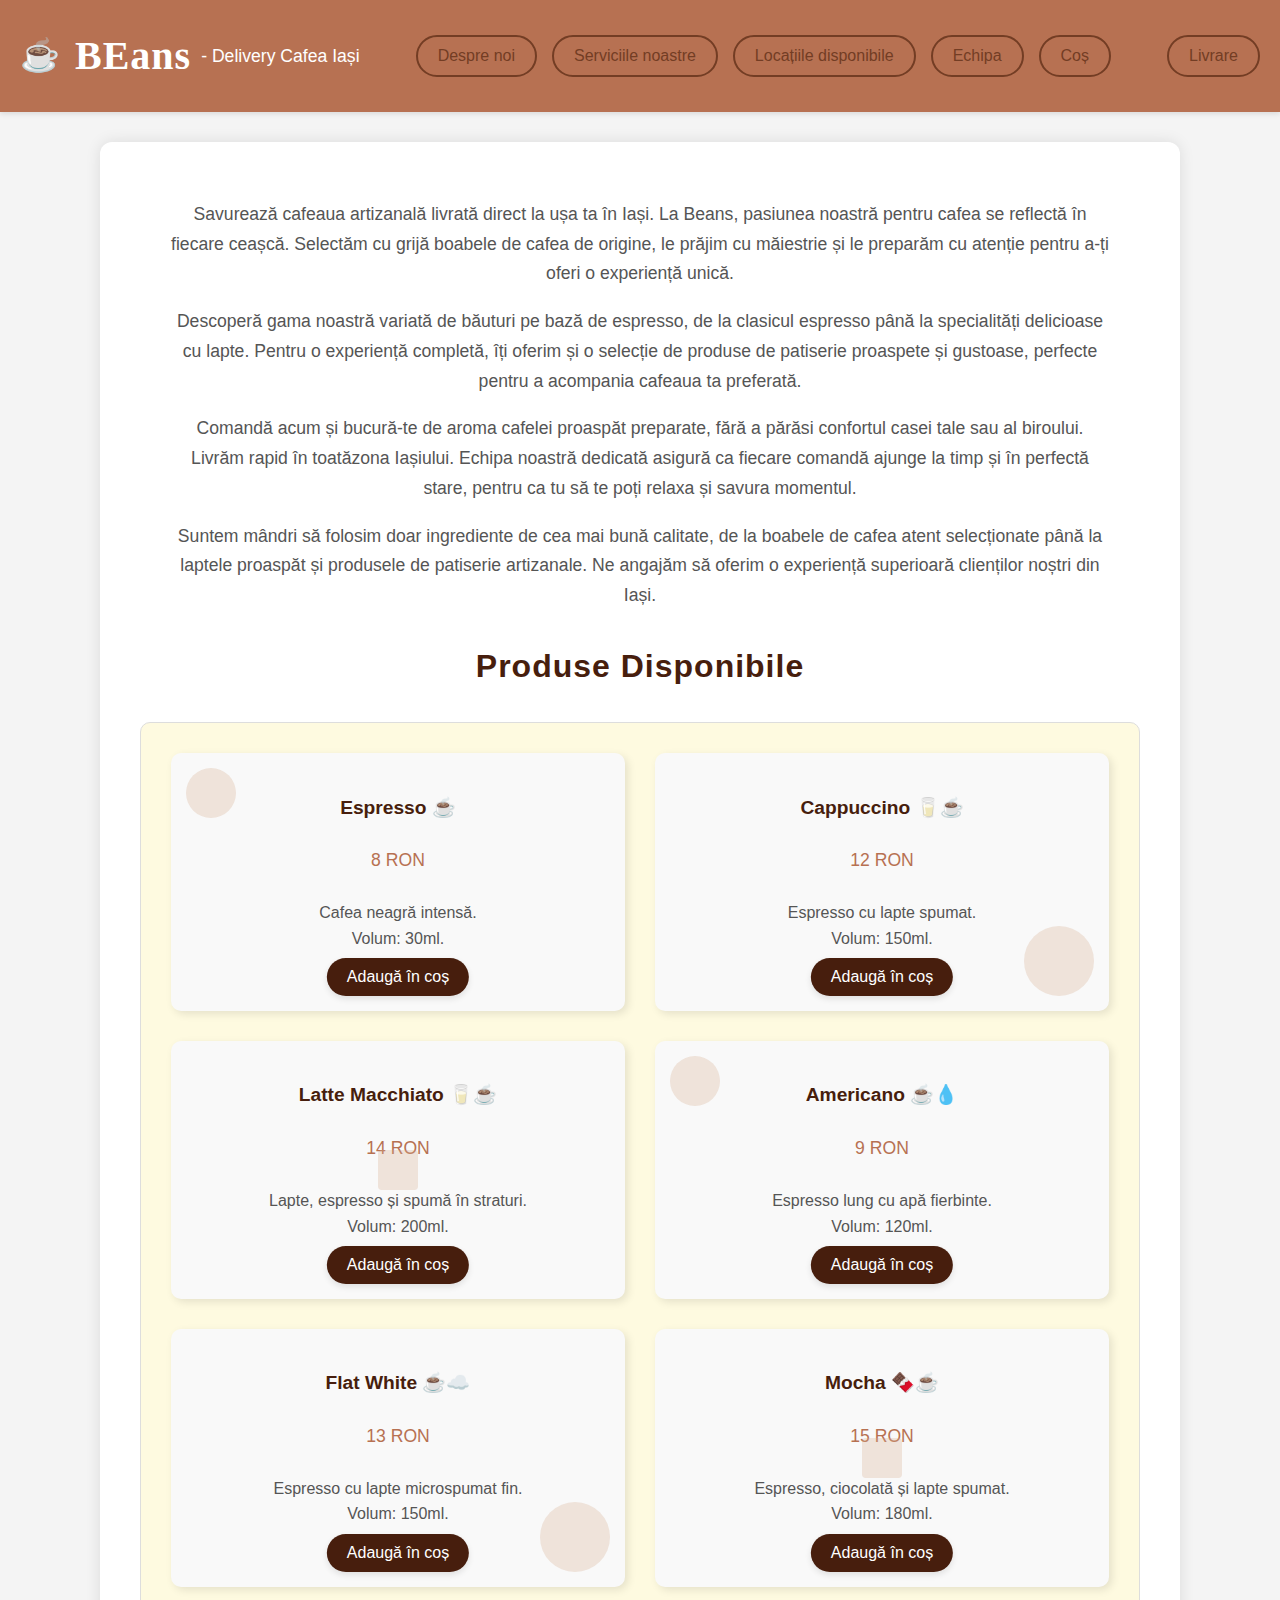
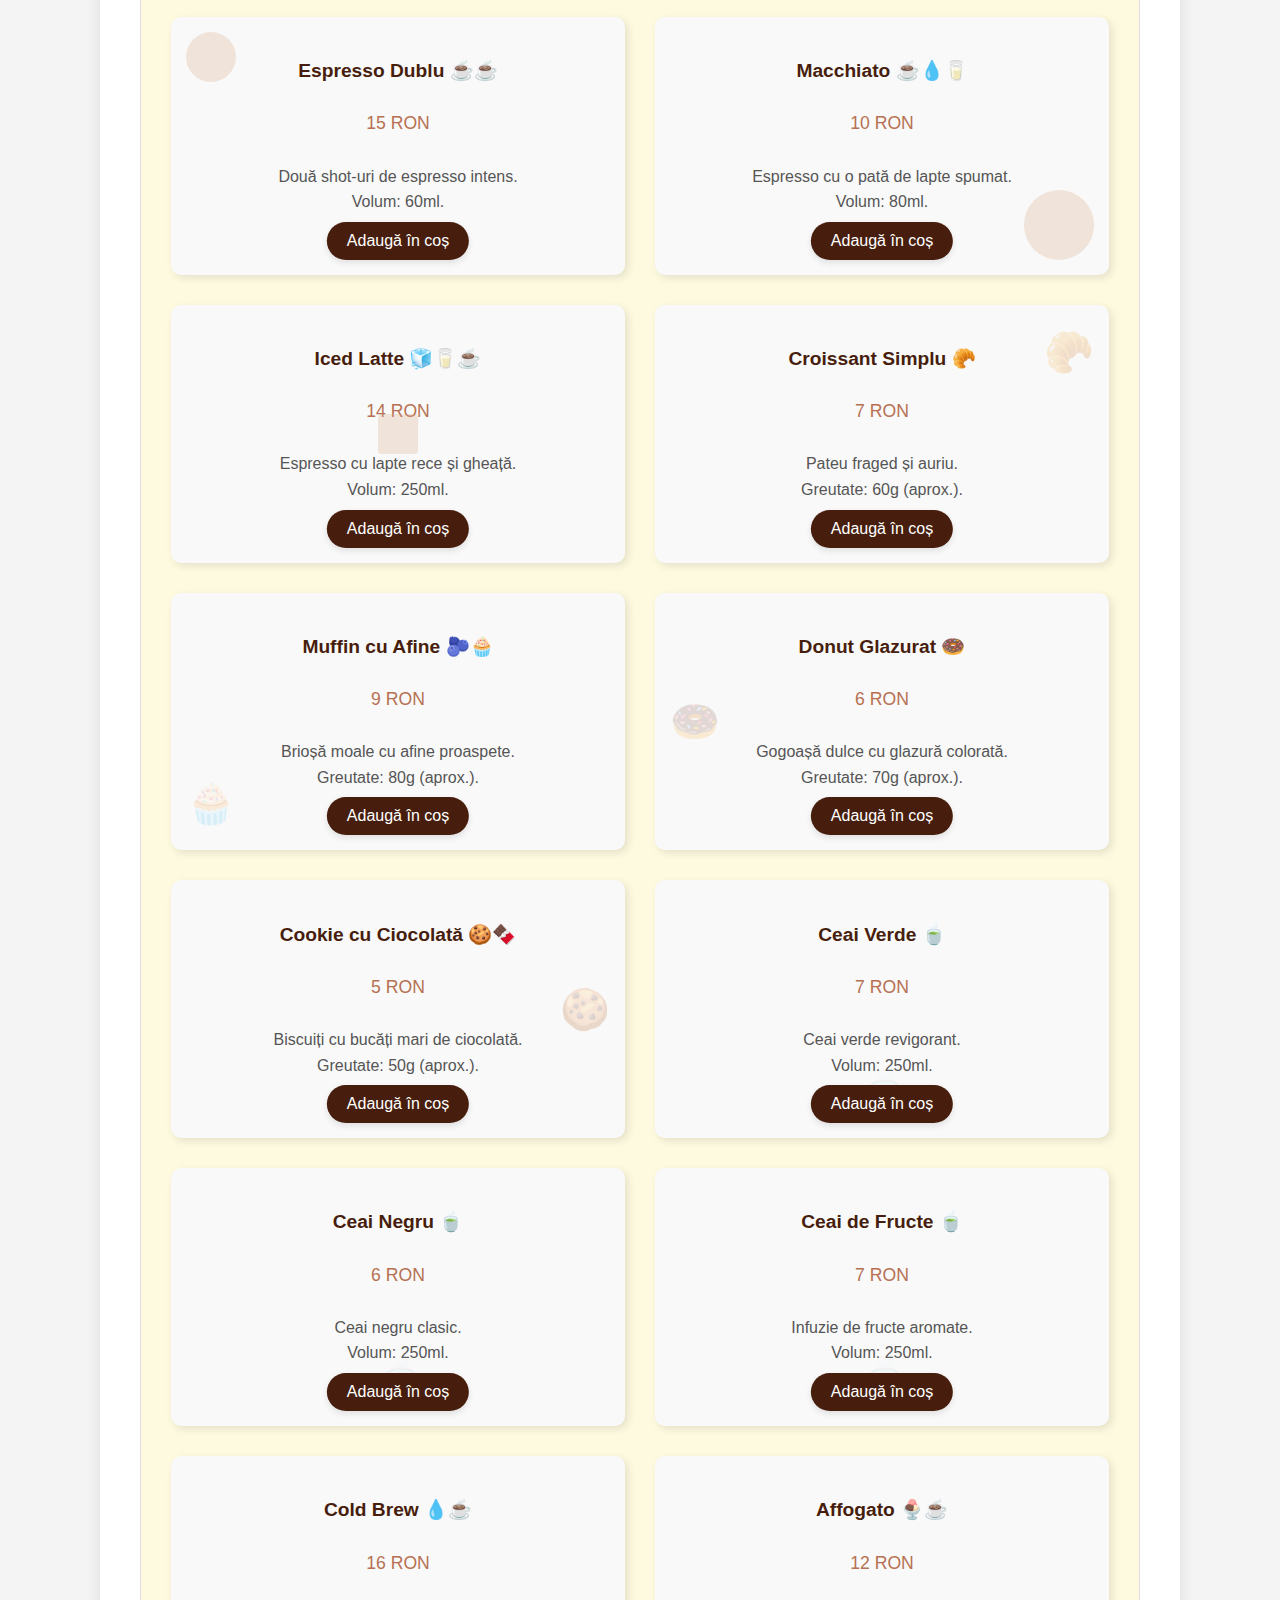
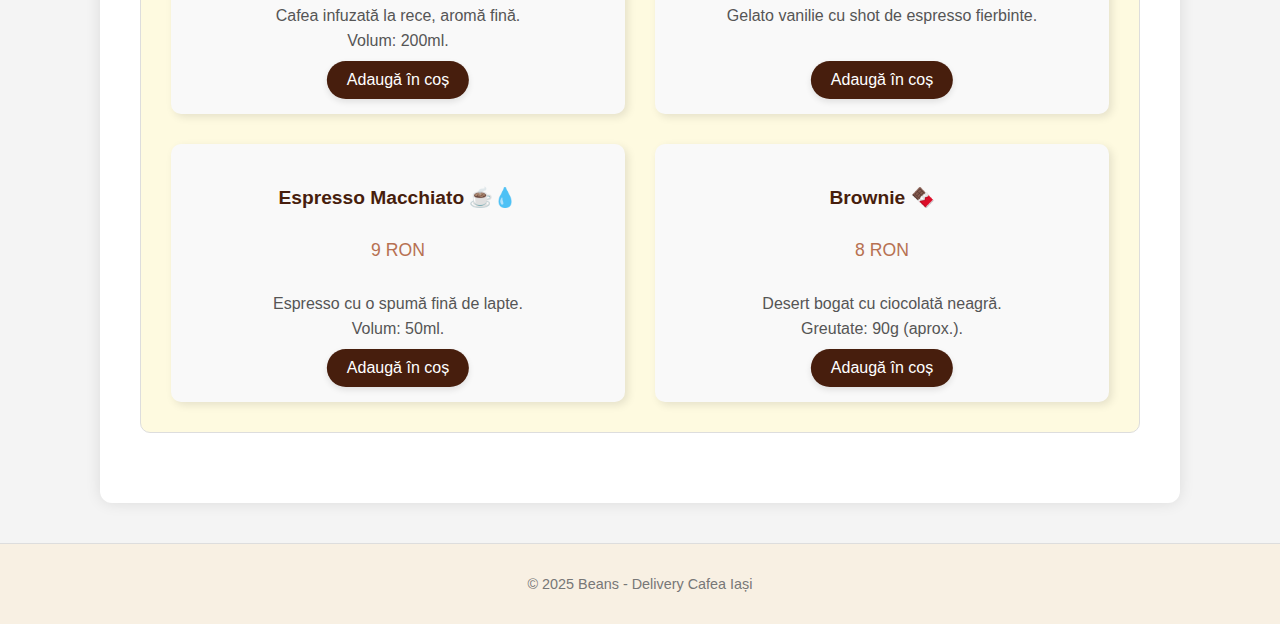
<file: buy.html>
<!DOCTYPE html>
<html lang="ro">
<head>
    <meta charset="UTF-8">
    <meta name="viewport" content="width=device-width, initial-scale=1.0">
    <title>☕ BEans - Delivery Cafea Iași</title>
    <link rel="stylesheet" href="style.css">
    <style>
        body {
            font-family: 'Simple Serenity', sans-serif;
            margin: 0;
            background-color: #f4f4f4;
            color: #733D24;
            transition: background-color 1.2ms ease-in-out;
        }

        body.transitioning {
            opacity: 0.8;
        }

        header {
            background-color: #B77152;
            color: white;
            padding: 1.5em 20px;
            text-align: center;
            display: flex;
            justify-content: space-between;
            align-items: center;
        }

        header h1 {
            margin: 0;
            font-size: 1.8em;
        }

        .brand-description {
            display: flex;
            align-items: center;
            gap: 10px;
        }

        .brand-description h1 {
            margin: 0;
            font-family: 'Brush Script MT', cursive; /* Example stylish font */
            font-size: 2.5em; /* Sized up */
            letter-spacing: 1px;
            transition: transform 0.3s ease;
        }

        .brand-description h1:hover {
            transform: scale(1.05);
        }

        .brand-description span {
            font-size: 1.1em;
        }

        .menu-buy {
            display: flex;
            gap: 15px; /* Increased gap for more spacing */
        }

        .menu-buy button, .cart-btn {
            background: none;
            border: 2px solid #733D24;
            color: #733D24;
            font-size: 1em;
            cursor: pointer;
            padding: 10px 20px; /* Increased padding */
            border-radius: 25px;
            transition: background-color 0.3s ease, color 0.3s ease, border-color 0.3s ease;
            position: relative; /* For the cart count */
        }

        .cart-btn::after {
            content: attr(data-cart-items);
            position: absolute;
            top: -0.5em;
            right: -0.5em;
            background-color: #e44d26;
            color: white;
            font-size: 0.7em;
            padding: 0.3em 0.5em;
            border-radius: 50%;
            display: none; /* Hidden by default */
        }

        .menu-buy button:hover, .cart-btn:hover, .delivery-btn:hover {
            background-color: #733D24;
            color: white;
            border-color: #733D24;
        }

        .delivery-btn {
            background: none;
            border: 2px solid #733D24;
            color: #733D24;
            font-size: 1em;
            cursor: pointer;
            padding: 10px 20px; /* Increased padding */
            border-radius: 25px;
            transition: background-color 0.3s ease, color 0.3s ease, border-color 0.3s ease;
        }

        .cart-delivery {
            display: flex;
            gap: 10px;
        }

        .container {
            max-width: 1000px; /* Increased max-width */
            margin: 30px auto;
            background-color: #fff;
            padding: 40px; /* Increased padding */
            border-radius: 12px;
            box-shadow: 0 0 15px rgba(0, 0, 0, 0.1);
        }

        h2 {
            color: #471E0D;
            text-align: center;
            margin-bottom: 30px; /* Increased margin */
            font-size: 2em; /* Increased font size */
        }

        .page-details {
            text-align: center;
            color: #555;
            margin-bottom: 30px; /* Increased margin */
            padding: 0 30px; /* Increased padding */
            font-size: 1.1em; /* Slightly larger font */
        }

        .page-details p {
            line-height: 1.7; /* Increased line height */
            margin-bottom: 15px; /* Added margin between paragraphs */
        }

        .products-grid {
            display: grid;
            grid-template-columns: repeat(auto-fit, minmax(300px, 1fr)); /* Increased minmax */
            gap: 30px; /* Increased gap */
            padding: 30px; /* Increased padding */
            border: 1px solid #ddd;
            border-radius: 10px;
            margin-bottom: 30px; /* Increased margin */
        }

        .product-card {
            background-color: #f9f9f9;
            border-radius: 10px;
            padding: 20px; /* Increased padding */
            box-shadow: 3px 3px 8px rgba(0, 0, 0, 0.1);
            display: flex;
            flex-direction: column;
            align-items: center;
            text-align: center;
            position: relative;
            overflow: hidden;
        }

        .product-title {
            font-weight: bold;
            margin-bottom: 5px; /* Adjusted margin */
            color: #471E0D;
            font-size: 1.2em; /* Slightly larger font */
        }

        .product-price {
            color: #B77152;
            font-size: 1.1em; /* Increased font size */
            margin-bottom: 10px; /* Adjusted margin */
        }

        .product-details {
            font-size: 1em; /* Slightly larger font */
            color: #555;
            margin-bottom: 40px; /* Increased margin */
            line-height: 1.6; /* Increased line height */
        }

        .add-to-cart-btn {
            background-color: #471E0D;
            color: white;
            border: none;
            padding: 10px 20px; /* Increased padding */
            border-radius: 20px;
            cursor: pointer;
            font-size: 1em; /* Slightly larger font */
            box-shadow: 0 3px 6px rgba(0, 0, 0, 0.1);
            transition: background-color 1.2ms ease-in-out, box-shadow 1.2ms ease-in-out;
            position: absolute;
            bottom: 15px; /* Increased bottom margin */
            left: 50%;
            transform: translateX(-50%);
        }

        .add-to-cart-btn:hover {
            background-color: #733D24;
            box-shadow: 0 5px 10px rgba(0, 0, 0, 0.15);
        }

        .shape {
            position: absolute;
            background-color: rgba(214, 174, 146, 0.3); /* Light brown */
            border-radius: 50%;
            animation: pulse 2s infinite alternate;
        }

        .shape-1 {
            width: 50px; /* Increased size */
            height: 50px; /* Increased size */
            top: 15px; /* Adjusted position */
            left: 15px; /* Adjusted position */
        }

        .shape-2 {
            width: 70px; /* Increased size */
            height: 70px; /* Increased size */
            bottom: 15px; /* Adjusted position */
            right: 15px; /* Adjusted position */
        }

        .shape-3 {
            width: 40px; /* Increased size */
            height: 40px; /* Increased size */
            top: 50%;
            left: 50%;
            transform: translate(-50%, -50%);
            border-radius: 10%;
        }

        .shape-croissant {
            position: absolute;
            font-size: 2.5em; /* Increased size */
            opacity: 0.2;
            top: 15px; /* Adjusted position */
            right: 15px; /* Adjusted position */
        }

        .shape-muffin {
            position: absolute;
            font-size: 2.5em; /* Increased size */
            opacity: 0.2;
            bottom: 15px; /* Adjusted position */
            left: 15px; /* Adjusted position */
        }

        .shape-donut {
            position: absolute;
            font-size: 2.5em; /* Increased size */
            opacity: 0.2;
            top: 50%;
            left: 15px; /* Adjusted position */
            transform: translateY(-50%);
        }

        .shape-cookie {
            position: absolute;
            font-size: 2.5em; /* Increased size */
            opacity: 0.2;
            bottom: 50%;
            right: 15px; /* Adjusted position */
            transform: translateY(50%);
            border-radius: 50%;
        }

        .shape-tea {
            position: absolute;
            font-size: 2.5em; /* Increased size */
            opacity: 0.2;
            bottom: 15px; /* Adjusted position */
            left: 15px; /* Adjusted position */
        }

        @keyframes pulse {
            0% { transform: scale(1); opacity: 0.3; }
            100% { transform: scale(1.1); opacity: 0.6; }
        }

        footer {
            text-align: center;
            padding: 2em 0; /* Increased padding */
            font-size: 0.9em; /* Slightly larger font */
            color: #777;
            margin-top: 40px; /* Increased margin */
        }

        .cart-menu {
            position: fixed;
            top: 70px;
            right: 30px;
            background-color: white;
            border: 1px solid #ddd;
            border-radius: 15px; /* More rounded corners */
            padding: 20px;
            box-shadow: 5px 5px 15px rgba(0, 0, 0, 0.2); /* Pronounced drop shadow */
            z-index: 10;
            display: none; /* Initially hidden */
            min-width: 300px;
        }

        .cart-menu.active { /* Class to toggle visibility (you'll need JavaScript for this) */
            display: block;
        }

        .cart-menu h3 {
            color: #471E0D;
            margin-top: 0;
            margin-bottom: 15px;
            font-size: 1.3em;
            display: flex;
            justify-content: space-between;
            align-items: center;
        }

        .close-cart-btn {
            background: none;
            border: none;
            color: #888;
            font-size: 1.2em;
            cursor: pointer;
        }

        .close-cart-btn:hover {
            color: #333;
        }

        .cart-items {
            list-style: none;
            padding: 0;
            margin: 0;
        }

        .cart-item {
            display: flex;
            justify-content: space-between;
            align-items: center;
            margin-bottom: 10px;
            padding-bottom: 5px;
            border-bottom: 1px solid #eee;
        }

        .cart-item span {
            font-size: 0.9em;
            color: #555;
        }

        .remove-item-btn {
            background: none;
            border: none;
            color: #ff4d4d;
            font-size: 1em;
            cursor: pointer;
            margin-left: 10px;
        }

        .remove-item-btn:hover {
            color: #cc0000;
        }

        .cart-total {
            margin-top: 15px;
            padding-top: 10px;
            border-top: 1px solid #ddd;
            text-align: right;
            font-weight: bold;
            color: #471E0D;
        }

        .cart-total::before {
            content: "Total: ";
        }

        .delivery-modal {
            position: fixed;
            top: 50%;
            left: 50%;
            transform: translate(-50%, -50%);
            background-color: white;
            border: 1px solid #ddd;
            border-radius: 8px;
            padding: 25px; /* Increased padding */
            box-shadow: 0 4px 8px rgba(0, 0, 0, 0.1);
            z-index: 11;
            display: none;
            min-width: 350px; /* Added minimum width */
        }

        .delivery-modal h3 {
            color: #471E0D;
            margin-top: 0;
            margin-bottom: 20px; /* Increased margin */
            font-size: 1.3em; /* Slightly larger font */
        }

        .delivery-modal label {
            display: block;
            margin-bottom: 8px; /* Increased margin */
            color: #555;
            font-size: 1.1em; /* Slightly larger font */
        }

        .delivery-modal input[type="text"] {
            width: 100%;
            padding: 10px; /* Increased padding */
            margin-bottom: 15px; /* Increased margin */
            border: 1px solid #ccc;
            border-radius: 4px;
            box-sizing: border-box;
            font-size: 1em; /* Slightly larger font */
        }

        .delivery-modal button {
            background-color: #471E0D;
            color: white;
            border: none;
            padding: 12px 20px; /* Increased padding */
            border-radius: 20px;
            cursor: pointer;
            font-size: 1em; /* Slightly larger font */
            box-shadow: 0 3px 6px rgba(0, 0, 0, 0.1);
            transition: background-color 1.2ms ease-in-out, box-shadow 1.2ms ease-in-out;
            margin-right: 10px;
        }

        .delivery-modal button:hover {
            background-color: #733D24;
            box-shadow: 0 5px 10px rgba(0, 0, 0, 0.15);
        }

        .close-modal-btn {
            background-color: #777;
        }

        .close-modal-btn:hover {
            background-color: #555;
        }
    </style>
</head>
<body>
    <header>
        <div class="brand-description">
            <span style="font-size: 2em; margin-right: 5px;">☕</span>
            <h1>BEans</h1>
            <span>- Delivery Cafea Iași</span>
        </div>
        <div class="menu-buy">
            <button>Despre noi</button>
            <button>Serviciile noastre</button>
            <button>Locațiile disponibile</button>
            <button>Echipa</button>
            <button class="cart-btn" onclick="toggleCart()" data-cart-items="0">Coș</button>
        </div>
        <div class="cart-delivery">
            <button class="delivery-btn" onclick="toggleDeliveryModal()">Livrare</button>
        </div>
    </header>

    <div class="container">
        <div class="page-details">
            <p>Savurează cafeaua artizanală livrată direct la ușa ta în Iași. La Beans, pasiunea noastră pentru cafea se reflectă în fiecare ceașcă. Selectăm cu grijă boabele de cafea de origine, le prăjim cu măiestrie și le preparăm cu atenție pentru a-ți oferi o experiență unică.</p>
            <p>Descoperă gama noastră variată de băuturi pe bază de espresso, de la clasicul espresso până la specialități delicioase cu lapte. Pentru o experiență completă, îți oferim și o selecție de produse de patiserie proaspete și gustoase, perfecte pentru a acompania cafeaua ta preferată.</p>
            <p>Comandă acum și bucură-te de aroma cafelei proaspăt preparate, fără a părăsi confortul casei tale sau al biroului. Livrăm rapid în toatăzona Iașiului. Echipa noastră dedicată asigură ca fiecare comandă ajunge la timp și în perfectă stare, pentru ca tu să te poți relaxa și savura momentul.</p>
            <p>Suntem mândri să folosim doar ingrediente de cea mai bună calitate, de la boabele de cafea atent selecționate până la laptele proaspăt și produsele de patiserie artizanale. Ne angajăm să oferim o experiență superioară clienților noștri din Iași.</p>
        </div>
        <h2>Produse Disponibile</h2>
        <div class="products-grid">
            <div class="product-card">
                <div class="shape shape-1"></div>
                <h3 class="product-title">Espresso ☕</h3>
                <p class="product-price">8 RON</p>
                <p class="product-details">Cafea neagră intensă.<br>Volum: 30ml.</p>
                <button class="add-to-cart-btn" data-product-name="Espresso" data-product-price="8">Adaugă în coș</button>
            </div>
            <div class="product-card">
                <div class="shape shape-2"></div>
                <h3 class="product-title">Cappuccino 🥛☕</h3>
                <p class="product-price">12 RON</p>
                <p class="product-details">Espresso cu lapte spumat.<br>Volum: 150ml.</p>
                <button class="add-to-cart-btn" data-product-name="Cappuccino" data-product-price="12">Adaugă în coș</button>
            </div>
            <div class="product-card">
                <div class="shape shape-3"></div>
                <h3 class="product-title">Latte Macchiato 🥛☕</h3>
                <p class="product-price">14 RON</p>
                <p class="product-details">Lapte, espresso și spumă în straturi.<br>Volum: 200ml.</p>
                <button class="add-to-cart-btn" data-product-name="Latte Macchiato" data-product-price="14">Adaugă în coș</button>
            </div>
            <div class="product-card">
                <div class="shape shape-1"></div>
                <h3 class="product-title">Americano ☕💧</h3>
                <p class="product-price">9 RON</p>
                <p class="product-details">Espresso lung cu apă fierbinte.<br>Volum: 120ml.</p>
                <button class="add-to-cart-btn" data-product-name="Americano" data-product-price="9">Adaugă în coș</button>
            </div>
            <div class="product-card">
                <div class="shape shape-2"></div>
                <h3 class="product-title">Flat White ☕☁️</h3>
                <p class="product-price">13 RON</p>
                <p class="product-details">Espresso cu lapte microspumat fin.<br>Volum: 150ml.</p>
                <button class="add-to-cart-btn" data-product-name="Flat White" data-product-price="13">Adaugă în coș</button>
            </div>
            <div class="product-card">
                <div class="shape shape-3"></div>
                <h3 class="product-title">Mocha 🍫☕</h3>
                <p class="product-price">15 RON</p>
                <p class="product-details">Espresso, ciocolată și lapte spumat.<br>Volum: 180ml.</p>
                <button class="add-to-cart-btn" data-product-name="Mocha" data-product-price="15">Adaugă în coș</button>
            </div>
            <div class="product-card">
                <div class="shape shape-1"></div>
                <h3 class="product-title">Espresso Dublu ☕☕</h3>
                <p class="product-price">15 RON</p>
                <p class="product-details">Două shot-uri de espresso intens.<br>Volum: 60ml.</p>
                <button class="add-to-cart-btn" data-product-name="Espresso Dublu" data-product-price="15">Adaugă în coș</button>
            </div>
            <div class="product-card">
                <div class="shape shape-2"></div>
                <h3 class="product-title">Macchiato ☕💧🥛</h3>
                <p class="product-price">10 RON</p>
                <p class="product-details">Espresso cu o pată de lapte spumat.<br>Volum: 80ml.</p>
                <button class="add-to-cart-btn" data-product-name="Macchiato" data-product-price="10">Adaugă în coș</button>
            </div>
            <div class="product-card">
                <div class="shape shape-3"></div>
                <h3 class="product-title">Iced Latte 🧊🥛☕</h3>
                <p class="product-price">14 RON</p>
                <p class="product-details">Espresso cu lapte rece și gheață.<br>Volum: 250ml.</p>
                <button class="add-to-cart-btn" data-product-name="Iced Latte" data-product-price="14">Adaugă în coș</button>
            </div>
            <div class="product-card">
                <span class="shape-croissant">🥐</span>
                <h3 class="product-title">Croissant Simplu 🥐</h3>
                <p class="product-price">7 RON</p>
                <p class="product-details">Pateu fraged și auriu.<br>Greutate: 60g (aprox.).</p>
                <button class="add-to-cart-btn" data-product-name="Croissant Simplu" data-product-price="7">Adaugă în coș</button>
            </div>
            <div class="product-card">
                <span class="shape-muffin">🧁</span>
                <h3 class="product-title">Muffin cu Afine 🫐🧁</h3>
                <p class="product-price">9 RON</p>
                <p class="product-details">
                    Brioșă moale cu afine proaspete.<br>Greutate: 80g (aprox.).</p>
                <button class="add-to-cart-btn" data-product-name="Muffin cu Afine" data-product-price="9">Adaugă în coș</button>
            </div>
            <div class="product-card">
                <span class="shape-donut">🍩</span>
                <h3 class="product-title">Donut Glazurat 🍩</h3>
                <p class="product-price">6 RON</p>
                <p class="product-details">Gogoașă dulce cu glazură colorată.<br>Greutate: 70g (aprox.).</p>
                <button class="add-to-cart-btn" data-product-name="Donut Glazurat" data-product-price="6">Adaugă în coș</button>
            </div>
            <div class="product-card">
                <span class="shape-cookie">🍪</span>
                <h3 class="product-title">Cookie cu Ciocolată 🍪🍫</h3>
                <p class="product-price">5 RON</p>
                <p class="product-details">Biscuiți cu bucăți mari de ciocolată.<br>Greutate: 50g (aprox.).</p>
                <button class="add-to-cart-btn" data-product-name="Cookie cu Ciocolată" data-product-price="5">Adaugă în coș</button>
            </div>
            <div class="product-card">
                <span class="shape-tea">🍵</span>
                <h3 class="product-title">Ceai Verde 🍵</h3>
                <p class="product-price">7 RON</p>
                <p class="product-details">Ceai verde revigorant.<br>Volum: 250ml.</p>
                <button class="add-to-cart-btn" data-product-name="Ceai Verde" data-product-price="7">Adaugă în coș</button>
            </div>
            <div class="product-card">
                <span class="shape-tea">🍵</span>
                <h3 class="product-title">Ceai Negru 🍵</h3>
                <p class="product-price">6 RON</p>
                <p class="product-details">Ceai negru clasic.<br>Volum: 250ml.</p>
                <button class="add-to-cart-btn" data-product-name="Ceai Negru" data-product-price="6">Adaugă în coș</button>
            </div>
            <div class="product-card">
                <span class="shape-tea">🍵</span>
                <h3 class="product-title">Ceai de Fructe 🍵</h3>
                <p class="product-price">7 RON</p>
                <p class="product-details">Infuzie de fructe aromate.<br>Volum: 250ml.</p>
                <button class="add-to-cart-btn" data-product-name="Ceai de Fructe" data-product-price="7">Adaugă în coș</button>
            </div>
            <div class="product-card">
                <h3 class="product-title">Cold Brew 💧☕</h3>
                <p class="product-price">16 RON</p>
                <p class="product-details">Cafea infuzată la rece, aromă fină.<br>Volum: 200ml.</p>
                <button class="add-to-cart-btn" data-product-name="Cold Brew" data-product-price="16">Adaugă în coș</button>
            </div>
            <div class="product-card">
                <h3 class="product-title">Affogato 🍨☕</h3>
                <p class="product-price">12 RON</p>
                <p class="product-details">Gelato vanilie cu shot de espresso fierbinte.</p>
                <button class="add-to-cart-btn" data-product-name="Affogato" data-product-price="12">Adaugă în coș</button>
            </div>
            <div class="product-card">
                <h3 class="product-title">Espresso Macchiato ☕💧</h3>
                <p class="product-price">9 RON</p>
                <p class="product-details">Espresso cu o spumă fină de lapte.<br>Volum: 50ml.</p>
                <button class="add-to-cart-btn" data-product-name="Espresso Macchiato" data-product-price="9">Adaugă în coș</button>
            </div>
            <div class="product-card">
                <h3 class="product-title">Brownie 🍫</h3>
                <p class="product-price">8 RON</p>
                <p class="product-details">Desert bogat cu ciocolată neagră.<br>Greutate: 90g (aprox.).</p>
                <button class="add-to-cart-btn" data-product-name="Brownie" data-product-price="8">Adaugă în coș</button>
            </div>
        </div>
    </div>

    <footer>
        © 2025 Beans - Delivery Cafea Iași
    </footer>

    <div class="cart-menu" id="cartMenu">
        <h3>
            Coșul tău
            <button class="close-cart-btn" onclick="toggleCart()">❌</button>
        </h3>
        <div class="cart-items">
            <p>Coșul este gol.</p>
        </div>
        <div class="cart-total">
            Total: 0 RON
        </div>
    </div>

    <div class="delivery-modal" id="deliveryModal">
        <h3>Detalii Livrare</h3>
        <label for="address">Adresă:</label>
        <input type="text" id="address" name="address" placeholder="Strada, număr, oraș">
        <button>Comandă</button>
        <button class="close-modal-btn" onclick="toggleDeliveryModal()">Închide</button>
    </div>

    <script>
        const cartButton = document.querySelector('.cart-btn');
        const cartMenu = document.getElementById('cartMenu');
        const cartItemsContainer = document.querySelector('.cart-items');
        const cartTotalElement = document.querySelector('.cart-total');
        const addToCartButtons = document.querySelectorAll('.add-to-cart-btn');
        let cartItems = [];
        let autoCloseTimeout;

        function updateCartDisplay() {
            let totalItems = cartItems.reduce((total, item) => total + item.quantity, 0);
            cartButton.setAttribute('data-cart-items', totalItems);
            cartButton.textContent = `Coș (${totalItems})`;
            if (totalItems === 0) {
                cartButton.textContent = 'Coș';
            }
        }

        function addToCart(productName, productPrice) {
            const existingItem = cartItems.find(item => item.name === productName);
            if (existingItem) {
                existingItem.quantity++;
            } else {
                const emoji = getProductEmoji(productName); // Function to get emoji
                cartItems.push({ name: productName, price: parseFloat(productPrice), quantity: 1, emoji: emoji });
            }
            updateCartDisplay();
            updateCartMenu();
            startAutoClose(); // Start auto-close timer when cart is updated
        }

        function getProductEmoji(productName) {
            switch (productName) {
                case 'Espresso': return '☕';
                case 'Cappuccino': return '🥛☕';
                case 'Latte Macchiato': return '🥛☕';
                case 'Americano': return '☕💧';
                case 'Flat White': return '☕☁️';
                case 'Mocha': return '🍫☕';
                case 'Espresso Dublu': return '☕☕';
                case 'Macchiato': return '☕💧🥛';
                case 'Iced Latte': return '🧊🥛☕';
                case 'Croissant Simplu': return '🥐';
                case 'Muffin cu Afine': return '🫐🧁';
                case 'Donut Glazurat': return '🍩';
                case 'Cookie cu Ciocolată': return '🍪🍫';
                case 'Ceai Verde': return '🍵';
                case 'Ceai Negru': return '🍵';
                case 'Ceai de Fructe': return '🍵';
                case 'Cold Brew': return '💧☕';
                case 'Affogato': return '🍨☕';
                case 'Espresso Macchiato': return '☕💧';
                case 'Brownie': return '🍫';
                default: return '';
            }
        }

        function updateCartMenu() {
            cartItemsContainer.innerHTML = '';
            let totalPrice = 0;
            if (cartItems.length === 0) {
                cartItemsContainer.innerHTML = '<p>Coșul este gol.</p>';
            } else {
                cartItems.forEach(item => {
                    const itemTotal = item.price * item.quantity;
                    const cartItemDiv = document.createElement('div');
                    cartItemDiv.classList.add('cart-item');
                    cartItemDiv.innerHTML = `
                        <span>${item.emoji} ${item.name} x ${item.quantity} - <span class="math-inline">\{itemTotal\} RON</span\>
<button class\="remove\-item\-btn" data\-product\-name\="</span>{item.name}">❌</button>
                    `;
                    cartItemsContainer.appendChild(cartItemDiv);
                    totalPrice += itemTotal;
                });
            }
            cartTotalElement.textContent = `Total: ${totalPrice} RON`;
        }

        function toggleCart() {
            cartMenu.classList.toggle('active');
            clearTimeout(autocloseTimeout); // Clear any existing timeout when toggling
            if (cartMenu.classList.contains('active')) {
                startAutoClose();
            }
            updateCartMenu();
        }

        function startAutoClose() {
            clearTimeout(autoCloseTimeout);
            autoCloseTimeout = setTimeout(() => {
                cartMenu.classList.remove('active');
            }, 5000);
        }

        // Prevent auto-close when the mouse is over the cart
        cartMenu.addEventListener('mouseenter', () => clearTimeout(autoCloseTimeout));
        cartMenu.addEventListener('mouseleave', startAutoClose);

        // Event listener for removing items
        cartItemsContainer.addEventListener('click', function(event) {
            if (event.target.classList.contains('remove-item-btn')) {
                const productNameToRemove = event.target.dataset.productName;
                cartItems = cartItems.filter(item => item.name !== productNameToRemove);
                updateCartDisplay();
                updateCartMenu();
                startAutoClose(); // Restart auto-close timer after removal
            }
        });

        // Event listeners for adding to cart (already present)
        document.querySelectorAll('.add-to-cart-btn').forEach(button => {
            button.addEventListener('click', function() {
                const productName = this.getAttribute('data-product-name');
                const productPrice = parseFloat(this.getAttribute('data-product-price'));
                addToCart(productName, productPrice);
            });
        });

        // Initial cart display
        updateCartDisplay();
    </script>
</body>
</html>
</file>
<file: style.css>
/* style.css */

body {
    font-family: 'Simple Serenity', sans-serif;
    margin: 0;
    background-color: #f8f0e3; /* Light beige background */
    color: #733D24;
    transition: background-color 0.3s ease-in-out;
    line-height: 1.6; /* Improved readability */
}

body.transitioning {
    opacity: 0.8;
}

header {
    background-color: #B77152;
    color: white;
    padding: 1.5em 20px;
    text-align: center;
    display: flex;
    justify-content: space-between;
    align-items: center;
    box-shadow: 0 2px 5px rgba(0, 0, 0, 0.1); /* Subtle header shadow */
}

header h1 {
    margin: 0;
    font-size: 2em; /* Slightly larger brand name */
    letter-spacing: 0.5px;
}

.brand-description {
    display: flex;
    align-items: center;
    gap: 15px; /* Increased gap */
}

.brand-description h1 {
    margin: 0;
}

.menu-buy {
    display: flex;
    gap: 20px; /* Increased gap */
}

.menu-buy button, .cart-btn, .delivery-btn {
    background: none;
    border: 2px solid #733D24;
    color: #733D24;
    font-size: 1.1em; /* Slightly larger font */
    cursor: pointer;
    padding: 12px 25px; /* Increased padding */
    border-radius: 30px; /* More rounded buttons */
    transition: background-color 0.3s ease, color 0.3s ease, border-color 0.3s ease;
}

.menu-buy button:hover, .cart-btn:hover, .delivery-btn:hover {
    background-color: #733D24;
    color: white;
    border-color: #733D24;
    box-shadow: 0 2px 5px rgba(0, 0, 0, 0.1); /* Subtle hover shadow */
}

.cart-delivery {
    display: flex;
    gap: 15px;
}

.container {
    max-width: 1100px; /* Slightly wider container */
    margin: 40px auto; /* Increased top margin */
    background-color: #fff;
    padding: 50px; /* Increased padding */
    border-radius: 15px; /* More rounded corners */
    box-shadow: 0 0 20px rgba(0, 0, 0, 0.1); /* More pronounced shadow */
}

h2 {
    color: #471E0D;
    text-align: center;
    margin-bottom: 40px; /* Increased margin */
    font-size: 2.5em; /* Larger heading */
    letter-spacing: 1px;
}

.page-details {
    text-align: center;
    color: #555;
    margin-bottom: 40px; /* Increased margin */
    padding: 0 50px; /* Increased padding */
    font-size: 1.2em; /* Larger font */
    line-height: 1.8; /* Improved readability */
}

.page-details p {
    margin-bottom: 20px; /* Increased margin */
}

.products-grid {
    display: grid;
    grid-template-columns: repeat(auto-fit, minmax(320px, 1fr)); /* Slightly wider cards */
    gap: 35px; /* Increased gap */
    padding: 35px; /* Increased padding */
    border: 1px solid #ddd;
    border-radius: 12px; /* More rounded corners */
    margin-bottom: 40px; /* Increased margin */
    background-color: #fefae0; /* Light yellow for the grid */
}

.product-card {
    background-color: #fff;
    border-radius: 12px; /* More rounded corners */
    padding: 25px; /* Increased padding */
    box-shadow: 5px 5px 12px rgba(0, 0, 0, 0.08); /* Softer shadow */
    display: flex;
    flex-direction: column;
    align-items: center;
    text-align: center;
    position: relative;
    overflow: hidden;
    transition: transform 0.2s ease-in-out; /* Subtle hover effect */
}

.product-card:hover {
    transform: translateY(-5px);
    box-shadow: 5px 7px 15px rgba(0, 0, 0, 0.1);
}

.product-title {
    font-weight: bold;
    margin-bottom: 10px; /* Increased margin */
    color: #471E0D;
    font-size: 1.3em; /* Larger font */
    display: flex; /* To align text and emoji */
    align-items: center;
    justify-content: center; /* Center title and emoji */
    gap: 8px; /* Space between title and emoji */
}

.product-details {
    font-size: 1.1em; /* Larger font */
    color: #555;
    margin-bottom: 45px; /* Increased margin */
    line-height: 1.7; /* Improved readability */
}

.add-to-cart-btn {
    background-color: #471E0D;
    color: white;
    border: none;
    padding: 12px 25px; /* Increased padding */
    border-radius: 25px; /* More rounded */
    cursor: pointer;
    font-size: 1.1em; /* Larger font */
    box-shadow: 0 4px 8px rgba(0, 0, 0, 0.1); /* More noticeable shadow */
    transition: background-color 0.3s ease-in-out, box-shadow 0.3s ease-in-out;
    position: absolute;
    bottom: 20px; /* Increased bottom margin */
    left: 50%;
    transform: translateX(-50%);
}

.add-to-cart-btn:hover {
    background-color: #733D24;
    box-shadow: 0 6px 12px rgba(0, 0, 0, 0.15);
}

.shape {
    position: absolute;
    background-color: rgba(214, 174, 146, 0.4); /* Slightly more opaque */
    border-radius: 50%;
    animation: pulse 2.5s infinite alternate; /* Slightly slower pulse */
}

.shape-1 {
    width: 60px; /* Increased size */
    height: 60px; /* Increased size */
    top: 10px; /* Adjusted position */
    left: 10px; /* Adjusted position */
}

.shape-2 {
    width: 80px; /* Increased size */
    height: 80px; /* Increased size */
    bottom: 10px; /* Adjusted position */
    right: 10px; /* Adjusted position */
}

.shape-3 {
    width: 50px; /* Increased size */
    height: 50px; /* Increased size */
    top: 45%; /* Adjusted position */
    left: 45%; /* Adjusted position */
    transform: translate(-50%, -50%);
    border-radius: 15%; /* More oval */
}

.shape-croissant,
.shape-muffin,
.shape-donut,
.shape-cookie,
.shape-tea {
    position: absolute;
    font-size: 3em; /* Larger icons */
    opacity: 0.25; /* Slightly more visible */
}

.shape-croissant {
    top: 10px;
    right: 10px;
}

.shape-muffin {
    bottom: 10px;
    left: 10px;
}

.shape-donut {
    top: 50%;
    left: 10px;
    transform: translateY(-50%);
}

.shape-cookie {
    bottom: 50%;
    right: 10px;
    transform: translateY(50%);
    border-radius: 50%;
}

.shape-tea {
    bottom: 10px;
    right: 10px;
}

@keyframes pulse {
    0% { transform: scale(1); opacity: 0.4; }
    100% { transform: scale(1.1); opacity: 0.7; }
}

footer {
    text-align: center;
    padding: 2.5em 0; /* Increased padding */
    font-size: 1em; /* Slightly larger font */
    color: #777;
    margin-top: 50px; /* Increased margin */
    background-color: #f8f0e3; /* Match body background */
    border-top: 1px solid #ddd; /* Subtle top border */
}

.cart-menu {
    position: fixed;
    top: 80px; /* Adjusted top position */
    right: 40px; /* Adjusted right position */
    background-color: white;
    border: 1px solid #ddd;
    border-radius: 10px; /* More rounded */
    padding: 25px; /* Increased padding */
    box-shadow: 0 6px 12px rgba(0, 0, 0, 0.1); /* More noticeable shadow */
    z-index: 10;
    display: none;
    min-width: 350px; /* Increased minimum width */
}

.cart-menu h3 {
    color: #471E0D;
    margin-top: 0;
    margin-bottom: 20px; /* Increased margin */
    font-size: 1.5em; /* Larger font */
    display: flex;
    justify-content: space-between;
    align-items: center;
}

.close-cart-btn {
    background: none;
    border: none;
    color: #888;
    font-size: 1.3em; /* Slightly larger */
    cursor: pointer;
}

.close-cart-btn:hover {
    color: #333;
}

.cart-items {
    list-style: none;
    padding: 0;
    margin: 0;
}

.cart-item {
    display: flex;
    justify-content: space-between;
    align-items: center;
    margin-bottom: 15px; /* Increased margin */
    padding-bottom: 8px; /* Increased padding */
    border-bottom: 1px solid #eee;
}

.cart-item:last-child {
    border-bottom: none;
    margin-bottom: 0;
    padding-bottom: 0;
}

.cart-item span {
    font-size: 1.1em; /* Slightly larger font */
    color: #555;
}

.remove-item-btn {
    background: none;
    border: none;
    color: #ff4d4d;
    font-size: 1.2em; /* Slightly larger */
    cursor: pointer;
    margin-left: 10px;
    transition: color 0.3s ease-in-out;
}

.remove-item-btn:hover {
    color: #cc0000;
}

.cart-total {
    margin-top: 20px; /* Increased margin */
    padding-top: 15px; /* Increased padding */
    border-top: 1px solid #ddd;
    text-align: right;
    font-weight: bold;
    color: #471E0D;
    font-size: 1.2em; /* Slightly larger font */
}

.cart-total::before {
    content: "Total: ";
}

.delivery-modal {
    position: fixed;
    top: 50%;
    left: 50%;
    transform: translate(-50%, -50%);
    background-color: white;
    border: 1px solid #ddd;
    border-radius: 10px; /* More rounded */
    padding: 30px; /* Increased padding */
    box-shadow: 0 6px 12px rgba(0, 0, 0, 0.1); /* More noticeable shadow */
    z-index: 11;
    display: none;
    min-width: 400px; /* Increased minimum width */
}

.delivery-modal h3 {
    color: #471E0D;
    margin-top: 0;
    margin-bottom: 25px; /* Increased margin */
    font-size: 1.5em; /* Larger font */
}

.delivery-modal label {
    display: block;
    margin-bottom: 10px; /* Increased margin */
    color: #555;
    font-size: 1.2em; /* Larger font */
}

.delivery-modal input[type="text"] {
    width: 100%;
    padding: 12px; /* Increased padding */
    margin-bottom: 20px; /* Increased margin */
    border: 1px solid #ccc;
    border-radius: 6px; /* More rounded */
    box-sizing: border-box;
    font-size: 1.1em; /* Larger font */
}

.delivery-modal button {
    background-color: #471E0D;
    color: white;
    border: none;
    padding: 14px 28px; /* Increased padding */
    border-radius: 25px; /* More rounded */
    cursor: pointer;
    font-size: 1.1em; /* Larger font */
    box-shadow: 0 4px 8px rgba(0, 0, 0, 0.1); /* More noticeable shadow */
    transition: background-color 0.3s ease-in-out, box-shadow 0.3s ease-in-out;
    margin-right: 15px;
}

.delivery-modal button:hover {
    background-color: #733D24;
    box-shadow: 0 6px 12px rgba(0, 0, 0, 0.15);
}

.close-modal-btn {
    background-color: #777;
}

.close-modal-btn:hover {
    background-color: #555;
}
</file>
